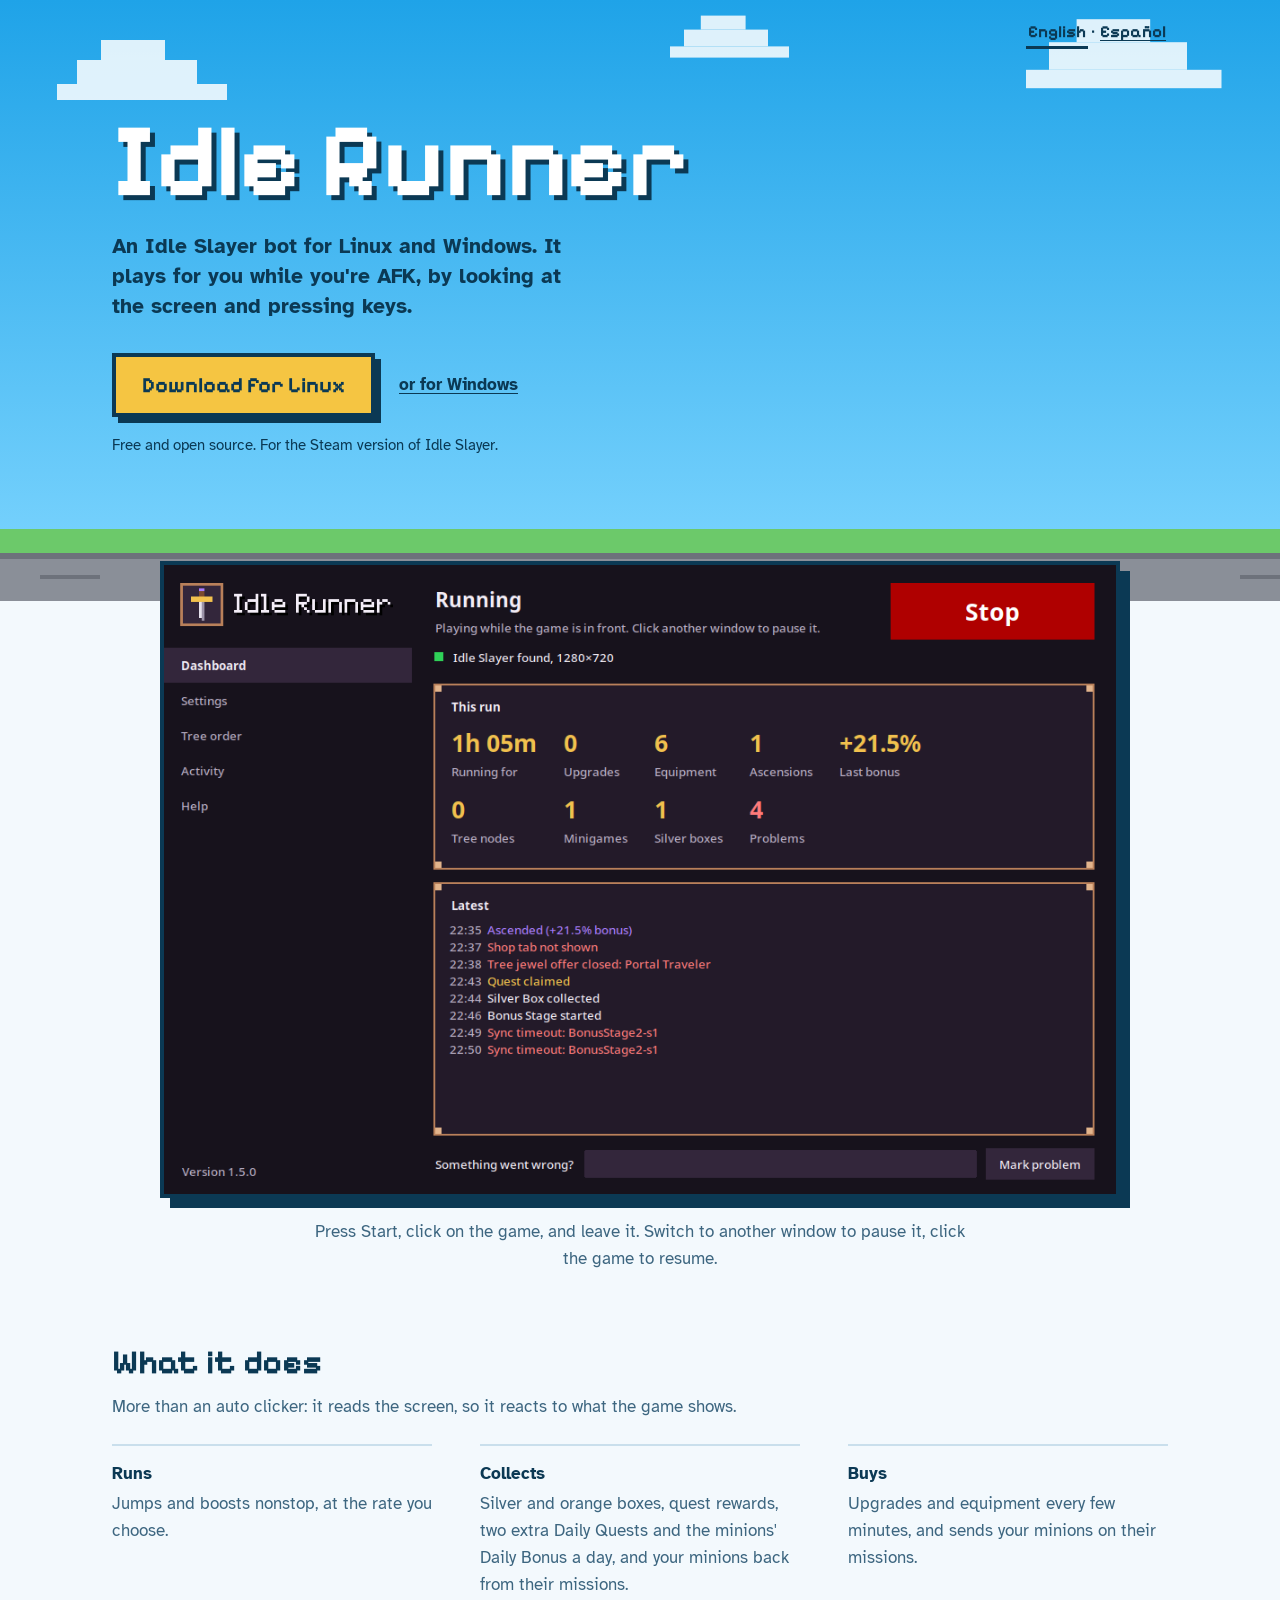
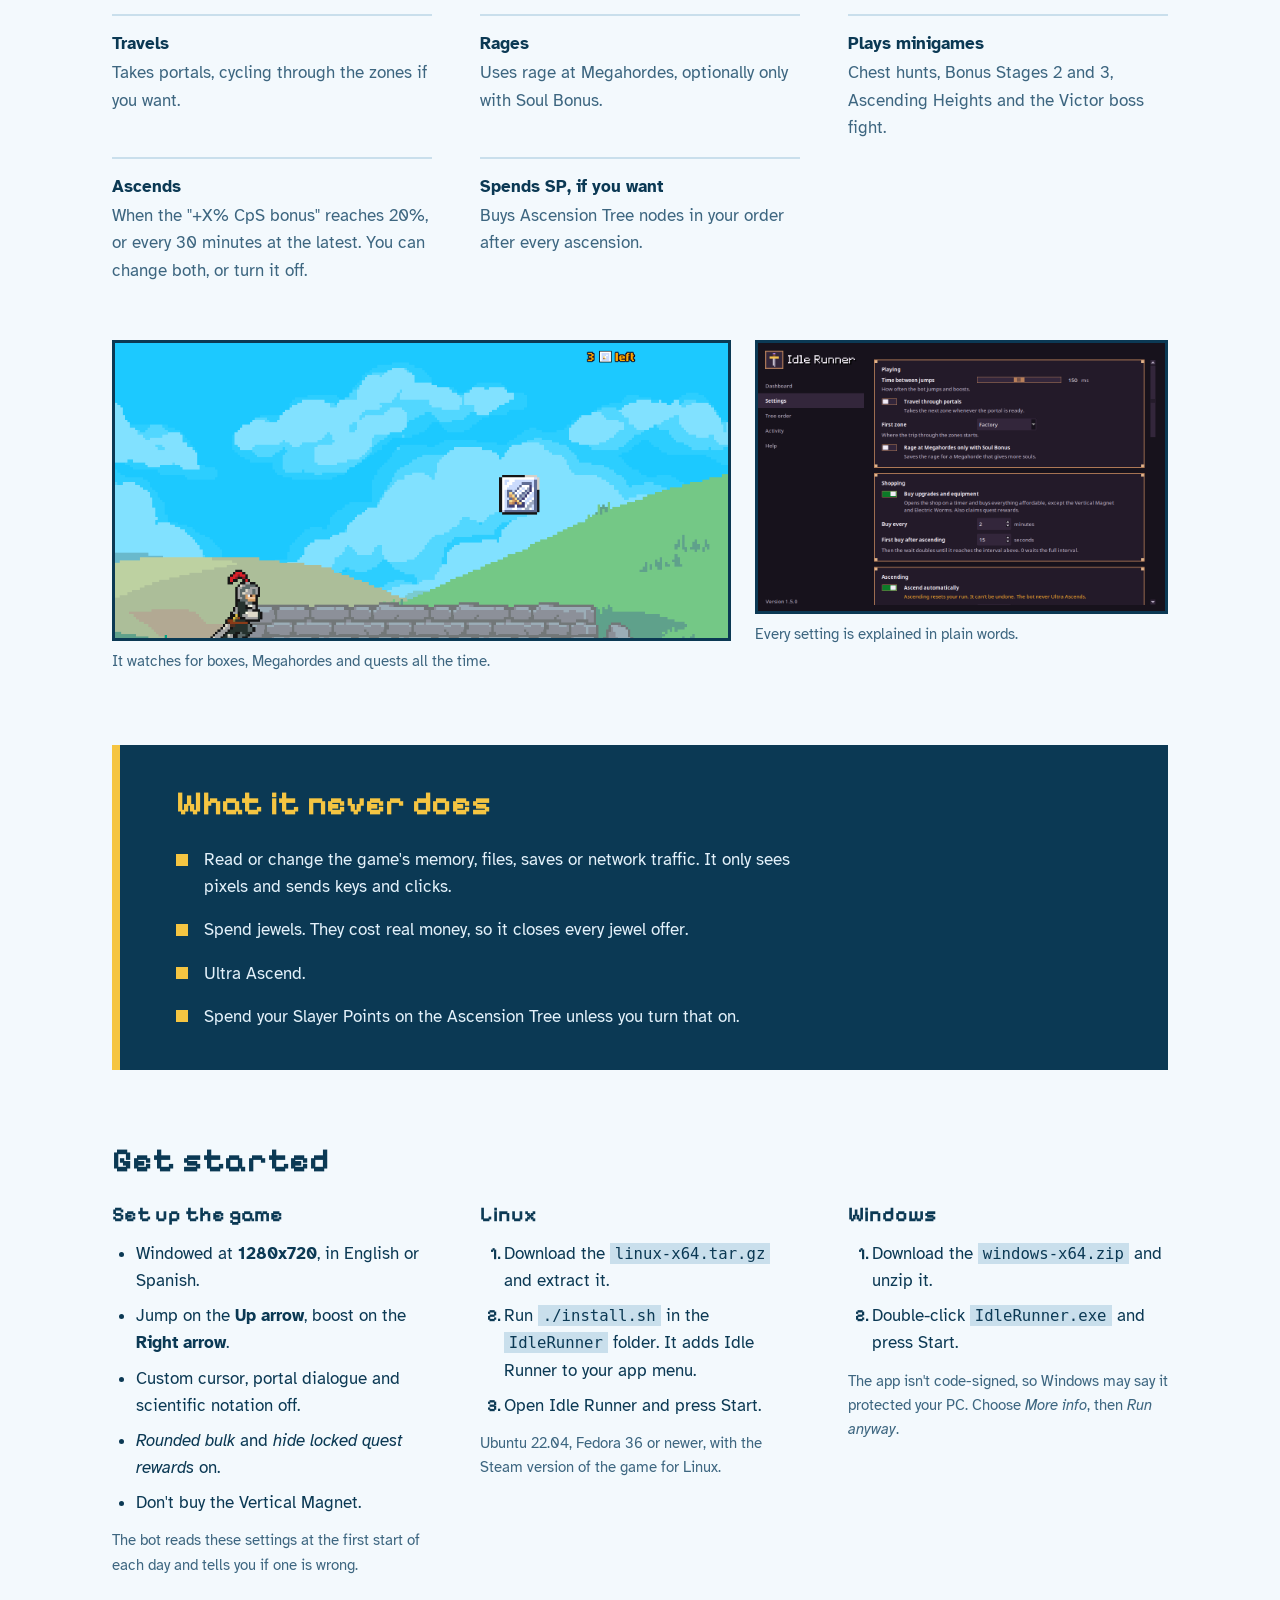
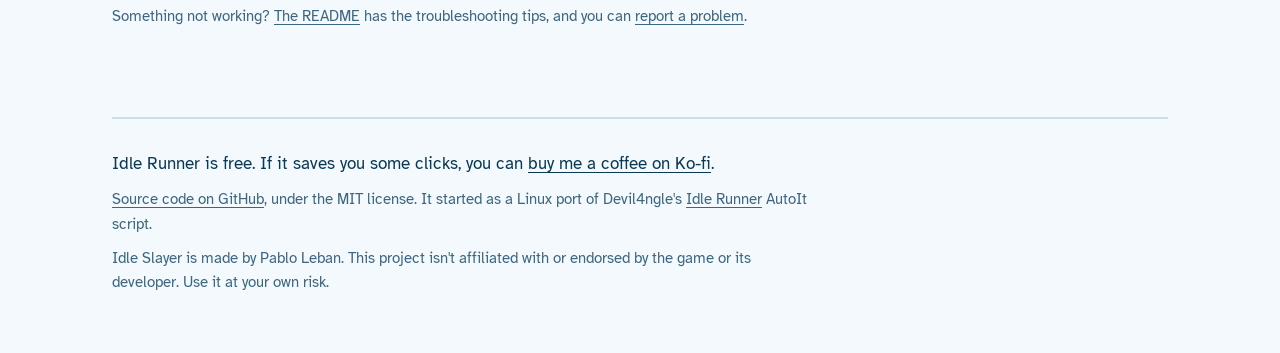
<file: docs/index.html>
<!doctype html>
<html lang="en">
<head>
<meta charset="utf-8">
<meta name="viewport" content="width=device-width, initial-scale=1">
<title>Idle Runner: Idle Slayer bot and auto clicker for Linux and Windows</title>
<meta name="description" content="A free, open-source Idle Slayer bot for Linux and Windows. It plays while you're AFK: jumps, buys upgrades, plays the minigames and ascends by reading the screen. It never touches the game's memory or files.">
<meta name="google-site-verification" content="YlcsuqXLsw6tF97Dkd7N-m231zilA92sx6ydpRYDbY8">
<link rel="canonical" href="https://santiguti.github.io/idle-slayer-bot/">
<link rel="alternate" hreflang="en" href="https://santiguti.github.io/idle-slayer-bot/">
<link rel="alternate" hreflang="es" href="https://santiguti.github.io/idle-slayer-bot/es/">
<link rel="alternate" hreflang="x-default" href="https://santiguti.github.io/idle-slayer-bot/">
<script>
  // Browsers that prefer Spanish to English get the Spanish page, unless the visitor picked a language with
  // the switch (remembered in this browser). Search engines read English and find /es/ through hreflang.
  (() => {
    let picked = null;
    try { picked = localStorage.getItem("lang"); } catch (e) {}
    const preferred = (navigator.languages || [navigator.language || ""])
      .map(l => l.slice(0, 2).toLowerCase()).find(l => l === "en" || l === "es");
    if ((picked || preferred) === "es") location.replace("es/" + location.hash);
  })();
</script>
<meta property="og:title" content="Idle Runner: Idle Slayer bot for Linux and Windows">
<meta property="og:description" content="Plays Idle Slayer for you on Linux and Windows. Free and open source.">
<meta property="og:image" content="https://santiguti.github.io/idle-slayer-bot/images/banner.png">
<link rel="icon" href="data:image/svg+xml,%3Csvg xmlns='http://www.w3.org/2000/svg' viewBox='0 0 8 8' shape-rendering='crispEdges'%3E%3Crect width='8' height='8' fill='%23f5c542'/%3E%3Crect x='2' y='2' width='4' height='4' fill='%23ffe28a'/%3E%3C/svg%3E">
<link rel="preconnect" href="https://fonts.googleapis.com">
<link rel="preconnect" href="https://fonts.gstatic.com" crossorigin>
<link href="https://fonts.googleapis.com/css2?family=Pixelify+Sans:wght@500;700&family=Atkinson+Hyperlegible:ital,wght@0,400;0,700;1,400&display=swap" rel="stylesheet">
<link rel="stylesheet" href="style.css">
</head>
<body>

<header class="sky">
  <div class="cloud c1"></div><div class="cloud c2"></div><div class="cloud c3"></div>
  <div class="hero">
    <p class="lang"><strong aria-current="page">English</strong> · <a href="es/" hreflang="es" lang="es" data-lang="es">Español</a></p>
    <h1>Idle Runner</h1>
    <p class="lede">An Idle Slayer bot for Linux and Windows. It plays for you while you're AFK, by looking at the screen and pressing keys.</p>
    <div class="download">
      <a class="btn" id="primary" href="https://github.com/santiguti/idle-slayer-bot/releases">Download for Linux</a>
      <a class="alt" id="secondary" href="https://github.com/santiguti/idle-slayer-bot/releases">or for Windows</a>
    </div>
    <p class="fine" id="fine">Free and open source. For the Steam version of Idle Slayer.</p>
  </div>
  <div class="ground"></div>
</header>

<main class="wrap">
  <div class="shot">
    <img src="images/ui-dashboard.png" width="1060" height="700"
         alt="The Idle Runner window while the bot runs: this run's purchases, ascensions and latest events">
    <p>Press Start, click on the game, and leave it. Switch to another window to pause it, click the game to resume.</p>
  </div>

  <section>
    <h2>What it does</h2>
    <p class="intro">More than an auto clicker: it reads the screen, so it reacts to what the game shows.</p>
    <dl class="does">
      <div><dt>Runs</dt><dd>Jumps and boosts nonstop, at the rate you choose.</dd></div>
      <div><dt>Collects</dt><dd>Silver and orange boxes, quest rewards, two extra Daily Quests and the minions' Daily Bonus a day, and your minions back from their missions.</dd></div>
      <div><dt>Buys</dt><dd>Upgrades and equipment every few minutes, and sends your minions on their missions.</dd></div>
      <div><dt>Travels</dt><dd>Takes portals, cycling through the zones if you want.</dd></div>
      <div><dt>Rages</dt><dd>Uses rage at Megahordes, optionally only with Soul Bonus.</dd></div>
      <div><dt>Plays minigames</dt><dd>Chest hunts, Bonus Stages 2 and 3, Ascending Heights and the Victor boss fight.</dd></div>
      <div><dt>Ascends</dt><dd>When the "+X% CpS bonus" reaches 20%, or every 30 minutes at the latest. You can change both, or turn it off.</dd></div>
      <div><dt>Spends SP, if you want</dt><dd>Buys Ascension Tree nodes in your order after every ascension.</dd></div>
    </dl>

    <div class="gallery">
      <figure>
        <img src="images/gameplay.png" width="790" height="380" alt="The bot running through the hills while a silver box appears" loading="lazy">
        <figcaption>It watches for boxes, Megahordes and quests all the time.</figcaption>
      </figure>
      <figure>
        <img src="images/ui-settings.png" width="1060" height="700" alt="The Settings page, with every option explained" loading="lazy">
        <figcaption>Every setting is explained in plain words.</figcaption>
      </figure>
    </div>
  </section>

  <section>
    <div class="never">
      <h2>What it never does</h2>
      <ul>
        <li>Read or change the game's memory, files, saves or network traffic. It only sees pixels and sends keys and clicks.</li>
        <li>Spend jewels. They cost real money, so it closes every jewel offer.</li>
        <li>Ultra Ascend.</li>
        <li>Spend your Slayer Points on the Ascension Tree unless you turn that on.</li>
      </ul>
    </div>
  </section>

  <section id="install">
    <h2>Get started</h2>
    <div class="steps">
      <div>
        <h3>Set up the game</h3>
        <ul>
          <li>Windowed at <strong>1280x720</strong>, in English or Spanish.</li>
          <li>Jump on the <strong>Up arrow</strong>, boost on the <strong>Right arrow</strong>.</li>
          <li>Custom cursor, portal dialogue and scientific notation off.</li>
          <li><em>Rounded bulk</em> and <em>hide locked quest rewards</em> on.</li>
          <li>Don't buy the Vertical Magnet.</li>
        </ul>
        <p class="note">The bot reads these settings at the first start of each day and tells you if one is wrong.</p>
      </div>
      <div>
        <h3>Linux</h3>
        <ol>
          <li>Download the <code>linux-x64.tar.gz</code> and extract it.</li>
          <li>Run <code>./install.sh</code> in the <code>IdleRunner</code> folder. It adds Idle Runner to your app menu.</li>
          <li>Open Idle Runner and press Start.</li>
        </ol>
        <p class="note">Ubuntu 22.04, Fedora 36 or newer, with the Steam version of the game for Linux.</p>
      </div>
      <div>
        <h3>Windows</h3>
        <ol>
          <li>Download the <code>windows-x64.zip</code> and unzip it.</li>
          <li>Double-click <code>IdleRunner.exe</code> and press Start.</li>
        </ol>
        <p class="note">The app isn't code-signed, so Windows may say it protected your PC. Choose <em>More info</em>, then <em>Run anyway</em>.</p>
      </div>
    </div>
    <p class="note">Something not working? <a href="https://github.com/santiguti/idle-slayer-bot#readme">The README</a> has the troubleshooting tips, and you can <a href="https://github.com/santiguti/idle-slayer-bot/issues/new/choose">report a problem</a>.</p>
  </section>

  <footer>
    <p class="support">Idle Runner is free. If it saves you some clicks, you can <a href="https://ko-fi.com/santiguti">buy me a coffee on Ko-fi</a>.</p>
    <p><a href="https://github.com/santiguti/idle-slayer-bot">Source code on GitHub</a>, under the MIT license. It started as a Linux port of Devil4ngle's <a href="https://github.com/Devil4ngle/Idle_Slayer_Script">Idle Runner</a> AutoIt script.</p>
    <p>Idle Slayer is made by Pablo Leban. This project isn't affiliated with or endorsed by the game or its developer. Use it at your own risk.</p>
  </footer>
</main>

<script>
  // The language switch: remember the visitor's pick, so the language check above doesn't override it.
  for (const link of document.querySelectorAll("[data-lang]")) {
    link.addEventListener("click", () => { try { localStorage.setItem("lang", link.dataset.lang); } catch (e) {} });
  }

  // Point the buttons straight at the newest release's files. Without the API (offline, rate limit) they keep
  // linking to the Releases page.
  const windows = /Windows/.test(navigator.userAgent);
  const primary = document.getElementById("primary");
  const secondary = document.getElementById("secondary");
  if (windows) {
    primary.textContent = "Download for Windows";
    secondary.textContent = "or for Linux";
  }
  fetch("https://api.github.com/repos/santiguti/idle-slayer-bot/releases?per_page=10")
    .then(r => r.ok ? r.json() : Promise.reject(r.status))
    .then(releases => {
      const release = releases.find(r => !r.draft && r.assets.length);
      if (!release) return;
      const asset = suffix => release.assets.find(a => a.name.endsWith(suffix));
      const linux = asset("-linux-x64.tar.gz"), win = asset("-windows-x64.zip");
      const [forPrimary, forSecondary] = windows ? [win, linux] : [linux, win];
      if (forPrimary) primary.href = forPrimary.browser_download_url;
      if (forSecondary) secondary.href = forSecondary.browser_download_url;
      const mb = forPrimary ? `, ${Math.round(forPrimary.size / 1e6)} MB` : "";
      document.getElementById("fine").textContent =
        `Version ${release.tag_name.replace(/^v/, "")}${mb}. Free and open source. For the Steam version of Idle Slayer.`;
    })
    .catch(() => {});
</script>
</body>
</html>
</file>
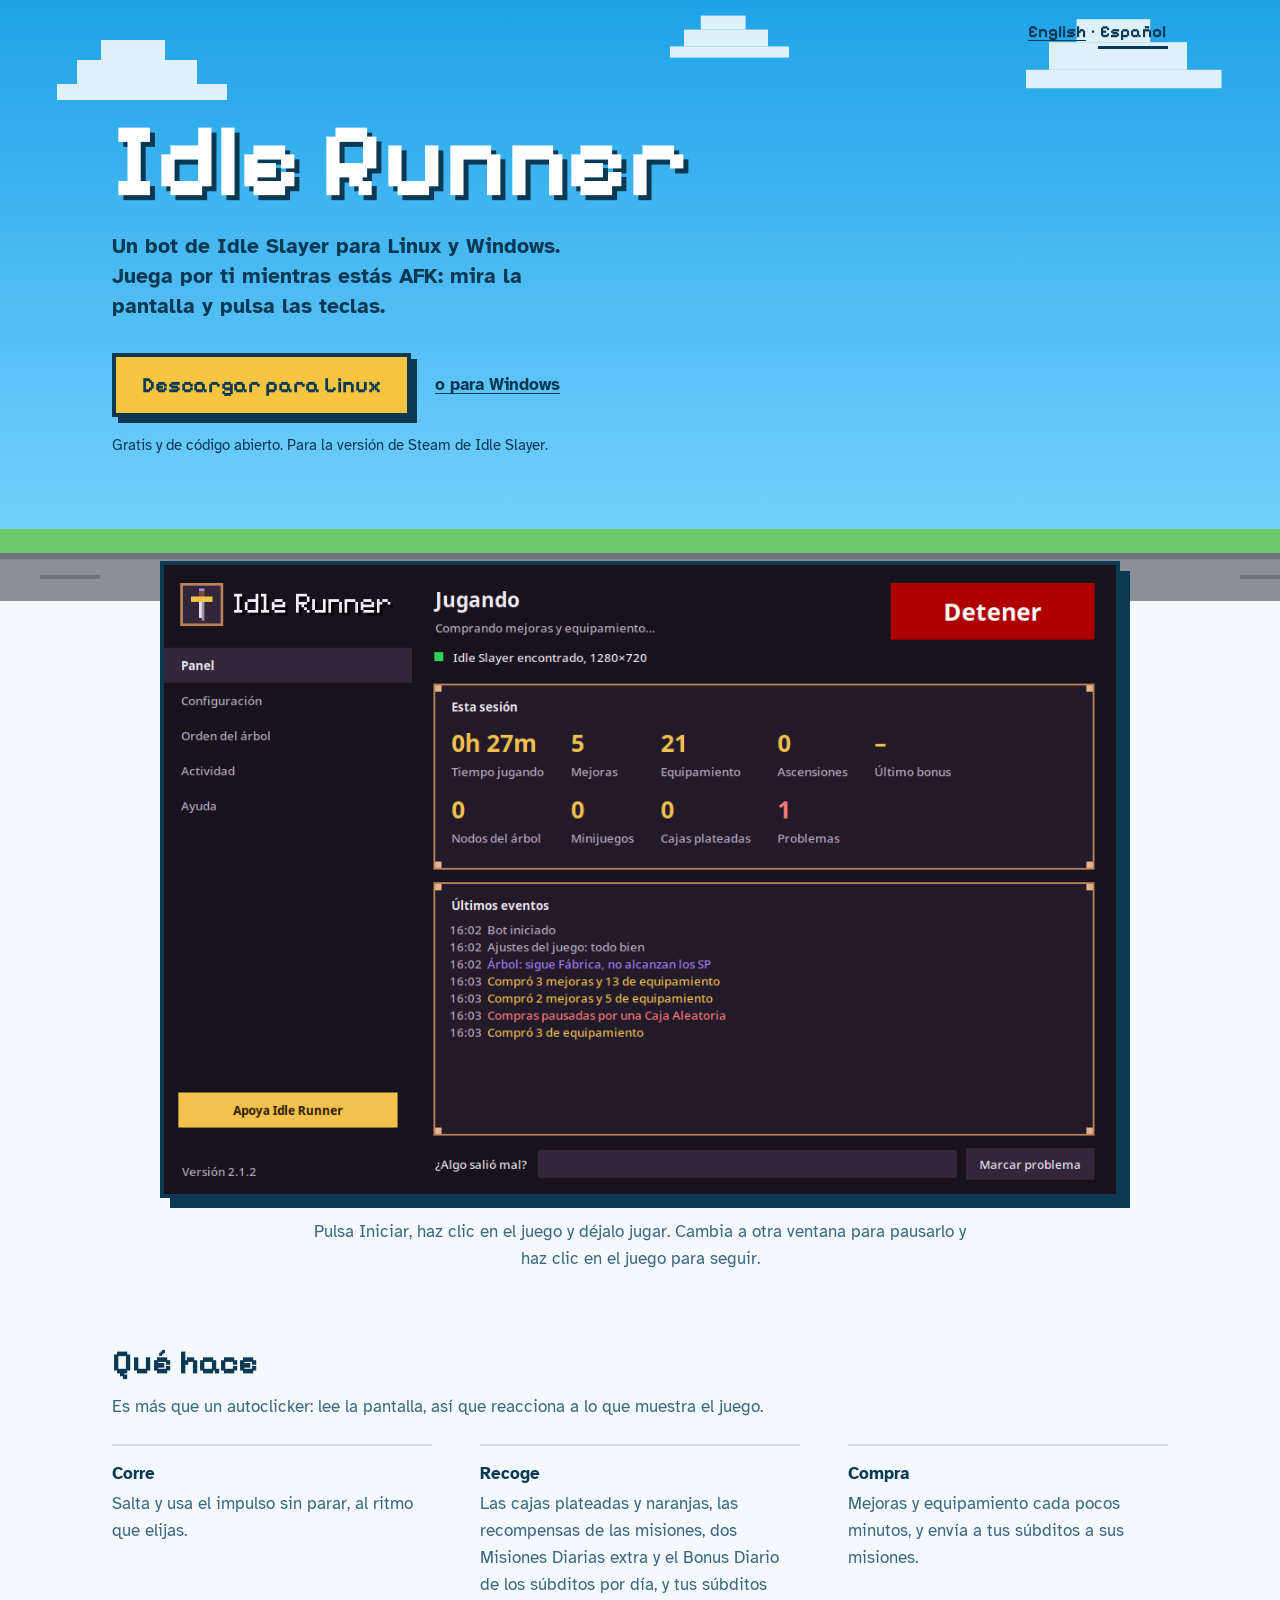
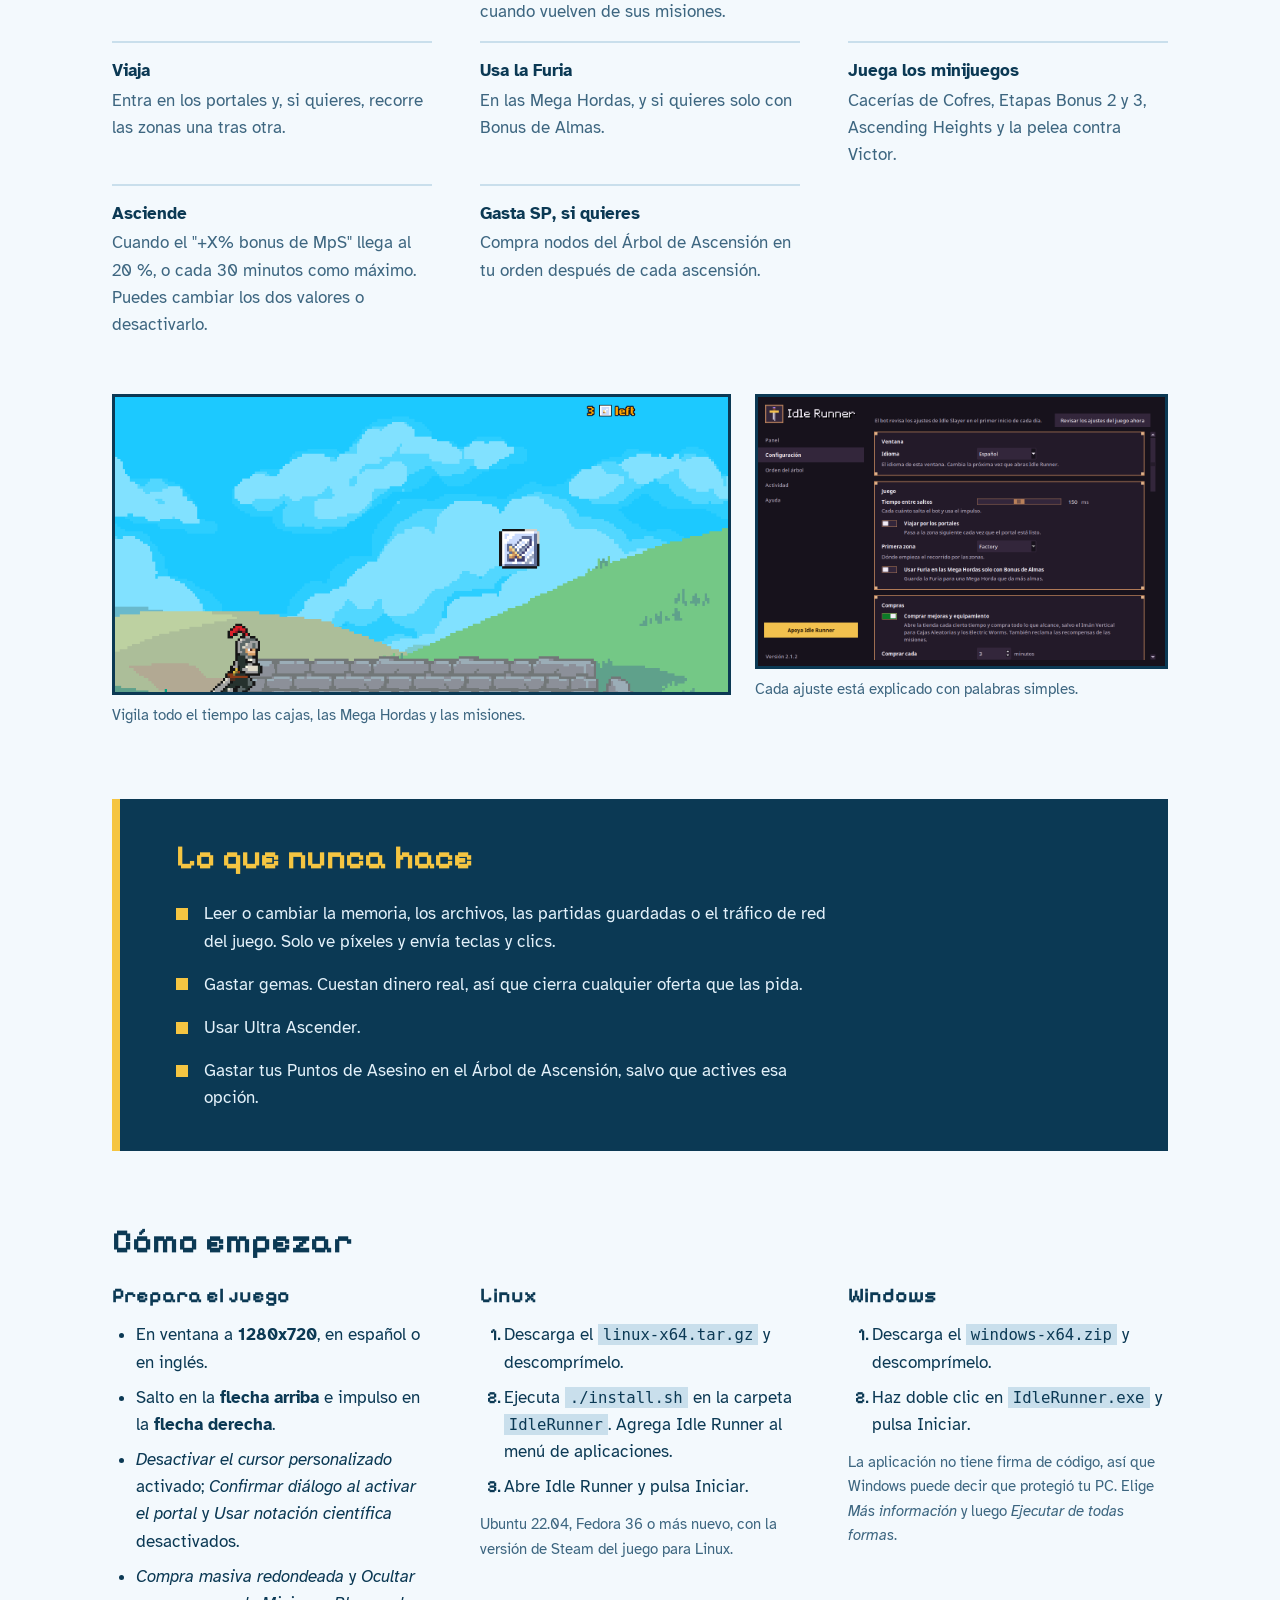
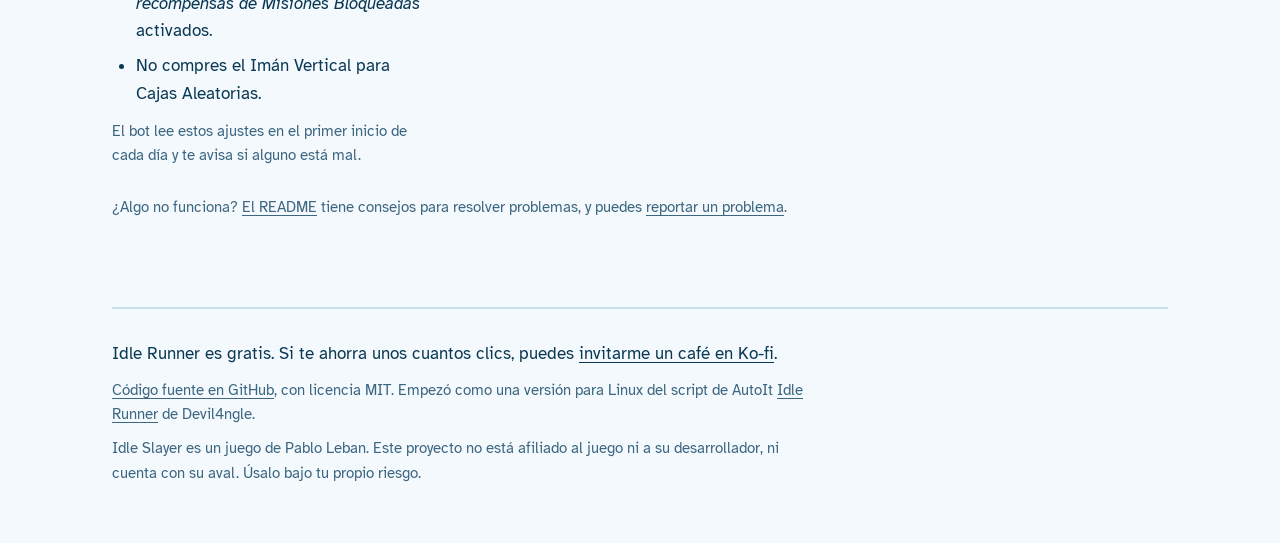
<file: docs/es/index.html>
<!doctype html>
<html lang="es">
<head>
<meta charset="utf-8">
<meta name="viewport" content="width=device-width, initial-scale=1">
<title>Idle Runner: bot y autoclicker de Idle Slayer para Linux y Windows</title>
<meta name="description" content="Un bot gratis y de código abierto para Idle Slayer en Linux y Windows. Juega mientras estás AFK: salta, compra mejoras, juega los minijuegos y asciende leyendo la pantalla. Nunca toca la memoria ni los archivos del juego.">
<link rel="canonical" href="https://santiguti.github.io/idle-slayer-bot/es/">
<link rel="alternate" hreflang="en" href="https://santiguti.github.io/idle-slayer-bot/">
<link rel="alternate" hreflang="es" href="https://santiguti.github.io/idle-slayer-bot/es/">
<link rel="alternate" hreflang="x-default" href="https://santiguti.github.io/idle-slayer-bot/">
<meta property="og:title" content="Idle Runner: bot de Idle Slayer para Linux y Windows">
<meta property="og:description" content="Juega Idle Slayer por ti en Linux y Windows. Gratis y de código abierto.">
<meta property="og:image" content="https://santiguti.github.io/idle-slayer-bot/images/banner.png">
<link rel="icon" href="data:image/svg+xml,%3Csvg xmlns='http://www.w3.org/2000/svg' viewBox='0 0 8 8' shape-rendering='crispEdges'%3E%3Crect width='8' height='8' fill='%23f5c542'/%3E%3Crect x='2' y='2' width='4' height='4' fill='%23ffe28a'/%3E%3C/svg%3E">
<link rel="preconnect" href="https://fonts.googleapis.com">
<link rel="preconnect" href="https://fonts.gstatic.com" crossorigin>
<link href="https://fonts.googleapis.com/css2?family=Pixelify+Sans:wght@500;700&family=Atkinson+Hyperlegible:ital,wght@0,400;0,700;1,400&display=swap" rel="stylesheet">
<link rel="stylesheet" href="../style.css">
</head>
<body>

<header class="sky">
  <div class="cloud c1"></div><div class="cloud c2"></div><div class="cloud c3"></div>
  <div class="hero">
    <p class="lang"><a href="../" hreflang="en" lang="en" data-lang="en">English</a> · <strong aria-current="page">Español</strong></p>
    <h1>Idle Runner</h1>
    <p class="lede">Un bot de Idle Slayer para Linux y Windows. Juega por ti mientras estás AFK: mira la pantalla y pulsa las teclas.</p>
    <div class="download">
      <a class="btn" id="primary" href="https://github.com/santiguti/idle-slayer-bot/releases">Descargar para Linux</a>
      <a class="alt" id="secondary" href="https://github.com/santiguti/idle-slayer-bot/releases">o para Windows</a>
    </div>
    <p class="fine" id="fine">Gratis y de código abierto. Para la versión de Steam de Idle Slayer.</p>
  </div>
  <div class="ground"></div>
</header>

<main class="wrap">
  <div class="shot">
    <img src="../images/es/ui-dashboard.png" width="1060" height="700"
         alt="La ventana de Idle Runner mientras el bot juega: las compras, las ascensiones y los últimos eventos de esta partida">
    <p>Pulsa Iniciar, haz clic en el juego y déjalo jugar. Cambia a otra ventana para pausarlo y haz clic en el juego para seguir.</p>
  </div>

  <section>
    <h2>Qué hace</h2>
    <p class="intro">Es más que un autoclicker: lee la pantalla, así que reacciona a lo que muestra el juego.</p>
    <dl class="does">
      <div><dt>Corre</dt><dd>Salta y usa el impulso sin parar, al ritmo que elijas.</dd></div>
      <div><dt>Recoge</dt><dd>Las cajas plateadas y naranjas, las recompensas de las misiones, dos Misiones Diarias extra y el Bonus Diario de los súbditos por día, y tus súbditos cuando vuelven de sus misiones.</dd></div>
      <div><dt>Compra</dt><dd>Mejoras y equipamiento cada pocos minutos, y envía a tus súbditos a sus misiones.</dd></div>
      <div><dt>Viaja</dt><dd>Entra en los portales y, si quieres, recorre las zonas una tras otra.</dd></div>
      <div><dt>Usa la Furia</dt><dd>En las Mega Hordas, y si quieres solo con Bonus de Almas.</dd></div>
      <div><dt>Juega los minijuegos</dt><dd>Cacerías de Cofres, Etapas Bonus 2 y 3, Ascending Heights y la pelea contra Victor.</dd></div>
      <div><dt>Asciende</dt><dd>Cuando el "+X% bonus de MpS" llega al 20 %, o cada 30 minutos como máximo. Puedes cambiar los dos valores o desactivarlo.</dd></div>
      <div><dt>Gasta SP, si quieres</dt><dd>Compra nodos del Árbol de Ascensión en tu orden después de cada ascensión.</dd></div>
    </dl>

    <div class="gallery">
      <figure>
        <img src="../images/gameplay.png" width="790" height="380" alt="El bot corriendo por las colinas mientras aparece una caja plateada" loading="lazy">
        <figcaption>Vigila todo el tiempo las cajas, las Mega Hordas y las misiones.</figcaption>
      </figure>
      <figure>
        <img src="../images/es/ui-settings.png" width="1060" height="700" alt="La página de ajustes, con cada opción explicada" loading="lazy">
        <figcaption>Cada ajuste está explicado con palabras simples.</figcaption>
      </figure>
    </div>
  </section>

  <section>
    <div class="never">
      <h2>Lo que nunca hace</h2>
      <ul>
        <li>Leer o cambiar la memoria, los archivos, las partidas guardadas o el tráfico de red del juego. Solo ve píxeles y envía teclas y clics.</li>
        <li>Gastar gemas. Cuestan dinero real, así que cierra cualquier oferta que las pida.</li>
        <li>Usar Ultra Ascender.</li>
        <li>Gastar tus Puntos de Asesino en el Árbol de Ascensión, salvo que actives esa opción.</li>
      </ul>
    </div>
  </section>

  <section id="install">
    <h2>Cómo empezar</h2>
    <div class="steps">
      <div>
        <h3>Prepara el juego</h3>
        <ul>
          <li>En ventana a <strong>1280x720</strong>, en español o en inglés.</li>
          <li>Salto en la <strong>flecha arriba</strong> e impulso en la <strong>flecha derecha</strong>.</li>
          <li><em>Desactivar el cursor personalizado</em> activado; <em>Confirmar diálogo al activar el portal</em> y <em>Usar notación científica</em> desactivados.</li>
          <li><em>Compra masiva redondeada</em> y <em>Ocultar recompensas de Misiones Bloqueadas</em> activados.</li>
          <li>No compres el Imán Vertical para Cajas Aleatorias.</li>
        </ul>
        <p class="note">El bot lee estos ajustes en el primer inicio de cada día y te avisa si alguno está mal.</p>
      </div>
      <div>
        <h3>Linux</h3>
        <ol>
          <li>Descarga el <code>linux-x64.tar.gz</code> y descomprímelo.</li>
          <li>Ejecuta <code>./install.sh</code> en la carpeta <code>IdleRunner</code>. Agrega Idle Runner al menú de aplicaciones.</li>
          <li>Abre Idle Runner y pulsa Iniciar.</li>
        </ol>
        <p class="note">Ubuntu 22.04, Fedora 36 o más nuevo, con la versión de Steam del juego para Linux.</p>
      </div>
      <div>
        <h3>Windows</h3>
        <ol>
          <li>Descarga el <code>windows-x64.zip</code> y descomprímelo.</li>
          <li>Haz doble clic en <code>IdleRunner.exe</code> y pulsa Iniciar.</li>
        </ol>
        <p class="note">La aplicación no tiene firma de código, así que Windows puede decir que protegió tu PC. Elige <em>Más información</em> y luego <em>Ejecutar de todas formas</em>.</p>
      </div>
    </div>
    <p class="note">¿Algo no funciona? <a href="https://github.com/santiguti/idle-slayer-bot/blob/main/README.es.md">El README</a> tiene consejos para resolver problemas, y puedes <a href="https://github.com/santiguti/idle-slayer-bot/issues/new/choose">reportar un problema</a>.</p>
  </section>

  <footer>
    <p class="support">Idle Runner es gratis. Si te ahorra unos cuantos clics, puedes <a href="https://ko-fi.com/santiguti">invitarme un café en Ko-fi</a>.</p>
    <p><a href="https://github.com/santiguti/idle-slayer-bot">Código fuente en GitHub</a>, con licencia MIT. Empezó como una versión para Linux del script de AutoIt <a href="https://github.com/Devil4ngle/Idle_Slayer_Script">Idle Runner</a> de Devil4ngle.</p>
    <p>Idle Slayer es un juego de Pablo Leban. Este proyecto no está afiliado al juego ni a su desarrollador, ni cuenta con su aval. Úsalo bajo tu propio riesgo.</p>
  </footer>
</main>

<script>
  // The language switch: remember the visitor's pick, so the English page doesn't send them back here.
  for (const link of document.querySelectorAll("[data-lang]")) {
    link.addEventListener("click", () => { try { localStorage.setItem("lang", link.dataset.lang); } catch (e) {} });
  }

  // Point the buttons straight at the newest release's files. Without the API (offline, rate limit) they keep
  // linking to the Releases page.
  const windows = /Windows/.test(navigator.userAgent);
  const primary = document.getElementById("primary");
  const secondary = document.getElementById("secondary");
  if (windows) {
    primary.textContent = "Descargar para Windows";
    secondary.textContent = "o para Linux";
  }
  fetch("https://api.github.com/repos/santiguti/idle-slayer-bot/releases?per_page=10")
    .then(r => r.ok ? r.json() : Promise.reject(r.status))
    .then(releases => {
      const release = releases.find(r => !r.draft && r.assets.length);
      if (!release) return;
      const asset = suffix => release.assets.find(a => a.name.endsWith(suffix));
      const linux = asset("-linux-x64.tar.gz"), win = asset("-windows-x64.zip");
      const [forPrimary, forSecondary] = windows ? [win, linux] : [linux, win];
      if (forPrimary) primary.href = forPrimary.browser_download_url;
      if (forSecondary) secondary.href = forSecondary.browser_download_url;
      const mb = forPrimary ? `, ${Math.round(forPrimary.size / 1e6)} MB` : "";
      document.getElementById("fine").textContent =
        `Versión ${release.tag_name.replace(/^v/, "")}${mb}. Gratis y de código abierto. Para la versión de Steam de Idle Slayer.`;
    })
    .catch(() => {});
</script>
</body>
</html>
</file>
<file: docs/style.css>
/* Shared by the English (index.html) and Spanish (es/index.html) pages. */
/* The banner's palette: sky, grass, gravel, coin gold and the navy of its outlines. */
:root {
  --sky-top: #1fa3e8;
  --sky-bottom: #7fd6ff;
  --grass: #6cc96a;
  --gravel: #8a8f98;
  --gravel-dark: #6d727b;
  --gold: #f5c542;
  --gold-light: #ffe28a;
  --navy: #0b3954;
  --page: #f3f9fd;
  --text: #0b3954;
  --muted: #3d6680;
  --rule: #c9dfec;
  --pixel: "Pixelify Sans", "DejaVu Sans Mono", monospace;
  --body: "Atkinson Hyperlegible", system-ui, sans-serif;
}
@media (prefers-color-scheme: dark) {
  :root:not([data-theme="light"]) {
    --page: #0a2233;
    --text: #e3f1fa;
    --muted: #9dbdd2;
    --rule: #1d4560;
  }
}
:root[data-theme="dark"] { --page: #0a2233; --text: #e3f1fa; --muted: #9dbdd2; --rule: #1d4560; }

* { box-sizing: border-box; }
html { -webkit-text-size-adjust: 100%; }
body {
  margin: 0;
  background: var(--page);
  color: var(--text);
  font: 1.0625rem/1.6 var(--body);
}
img { max-width: 100%; height: auto; display: block; }
a { color: inherit; text-underline-offset: 3px; }
:focus-visible { outline: 3px solid var(--gold); outline-offset: 3px; }
.wrap { max-width: 68rem; margin: 0 auto; padding: 0 16px; }

/* Hero: the game's world, with the ground scrolling under it as if running. */
.sky {
  position: relative;
  background: linear-gradient(var(--sky-top), var(--sky-bottom));
  color: var(--navy);
  overflow: hidden;
}
.cloud { position: absolute; background: #fff; opacity: .85; }
.cloud::before, .cloud::after { content: ""; position: absolute; background: inherit; }
.cloud { width: 120px; height: 24px; }
.cloud::before { width: 64px; height: 20px; left: 24px; top: -20px; }
.cloud::after { width: 170px; height: 16px; left: -20px; top: 24px; }
.c1 { left: 6%; top: 60px; }
.c2 { right: 8%; top: 44px; transform: scale(1.15); }
.c3 { left: 52%; top: 26px; transform: scale(.7); }

.hero { position: relative; padding: 112px 16px 72px; max-width: 68rem; margin: 0 auto; }
/* The language switch, top right over the sky. */
.lang { position: absolute; top: 24px; right: 16px; margin: 0; font: 700 1.05rem/1 var(--pixel); }
.lang a, .lang strong { color: var(--navy); padding: 4px 2px; }
.lang strong { border-bottom: 3px solid var(--navy); }
h1 {
  font: 700 clamp(3rem, 9vw, 6.5rem)/0.95 var(--pixel);
  margin: 0;
  color: #fff;
  text-shadow: 5px 5px 0 var(--navy);
  letter-spacing: -0.01em;
}
.lede { font-size: 1.3rem; line-height: 1.45; max-width: 34ch; margin: 20px 0 32px; font-weight: 700; }

.download { display: flex; flex-wrap: wrap; align-items: center; gap: 12px 24px; }
.btn {
  display: inline-block;
  font: 700 1.35rem/1 var(--pixel);
  color: var(--navy);
  background: var(--gold);
  border: 4px solid var(--navy);
  box-shadow: 6px 6px 0 var(--navy);
  padding: 18px 26px 16px;
  text-decoration: none;
  transition: transform .08s, box-shadow .08s;
}
.btn:hover { background: var(--gold-light); }
.btn:active { transform: translate(4px, 4px); box-shadow: 2px 2px 0 var(--navy); }
.alt { font-weight: 700; }
.fine { margin: 16px 0 0; font-size: .95rem; max-width: 52ch; }

.ground { position: relative; height: 72px; background: var(--grass); }
.ground::after {
  content: "";
  position: absolute; left: 0; right: 0; bottom: 0; height: 48px;
  background:
    linear-gradient(var(--gravel-dark) 6px, transparent 6px),
    repeating-linear-gradient(90deg, transparent 0 40px, var(--gravel-dark) 40px 100px, transparent 100px 200px),
    var(--gravel);
  background-size: 100% 100%, 400px 4px, 100% 100%;
  background-position: 0 0, 0 22px, 0 0;
  background-repeat: no-repeat, repeat-x, no-repeat;
  animation: run 2.4s linear infinite;
}
@keyframes run { to { background-position: 0 0, -400px 22px, 0 0; } }
@media (prefers-reduced-motion: reduce) { .ground::after { animation: none; } .btn { transition: none; } }

/* The app window sits on the ground line. */
.shot { margin-top: -40px; position: relative; }
.shot img { border: 4px solid var(--navy); box-shadow: 10px 10px 0 var(--navy); width: 100%; max-width: 60rem; margin: 0 auto; }
.shot p { text-align: center; color: var(--muted); margin: 20px auto 0; max-width: 60ch; }

section { padding: 72px 0 0; }
h2 { font: 700 2.1rem/1.1 var(--pixel); margin: 0 0 24px; }
h3 { font: 700 1.3rem/1.2 var(--pixel); margin: 0 0 12px; }

.intro { color: var(--muted); margin: -12px 0 24px; max-width: 60ch; }
.does { display: grid; grid-template-columns: repeat(auto-fit, minmax(19rem, 1fr)); gap: 0 48px; margin: 0; }
.does div { border-top: 2px solid var(--rule); padding: 14px 0 16px; }
.does dt { font-weight: 700; }
.does dd { margin: 2px 0 0; color: var(--muted); }

.gallery { display: grid; grid-template-columns: 1.5fr 1fr; gap: 24px; margin-top: 40px; align-items: start; }
.gallery img { border: 3px solid var(--navy); }
.gallery figcaption { color: var(--muted); font-size: .95rem; margin-top: 8px; }
.gallery figure { margin: 0; }

/* The promises: the navy of the banner's labels, with the coin gold. */
.never { background: var(--navy); color: #e3f1fa; padding: 40px clamp(20px, 5vw, 56px); border-left: 8px solid var(--gold); }
.never h2 { color: var(--gold); }
.never ul { list-style: none; margin: 0; padding: 0; display: grid; gap: 16px; }
.never li { padding-left: 28px; position: relative; max-width: 60ch; }
.never li::before { content: ""; position: absolute; left: 0; top: .45em; width: 12px; height: 12px; background: var(--gold); }

.steps { display: grid; grid-template-columns: repeat(auto-fit, minmax(19rem, 1fr)); gap: 32px 48px; }
.steps ol, .steps ul { margin: 0; padding-left: 1.4em; }
.steps li { margin-bottom: 8px; }
.steps li::marker { font-family: var(--pixel); font-weight: 700; }
code { font: .92em/1.4 ui-monospace, "DejaVu Sans Mono", monospace; background: var(--rule); padding: 1px 5px; overflow-wrap: anywhere; }
.note { color: var(--muted); font-size: .95rem; margin-top: 12px; }

footer { margin-top: 88px; border-top: 2px solid var(--rule); padding: 32px 0 48px; color: var(--muted); font-size: .95rem; }
footer p { margin: 0 0 10px; max-width: 70ch; }
footer .support { color: var(--text); font-size: 1.05rem; }

@media (max-width: 40rem) {
  .hero { padding-top: 88px; }
  .gallery { grid-template-columns: 1fr; }
  .shot img { box-shadow: 6px 6px 0 var(--navy); }
}
</file>
